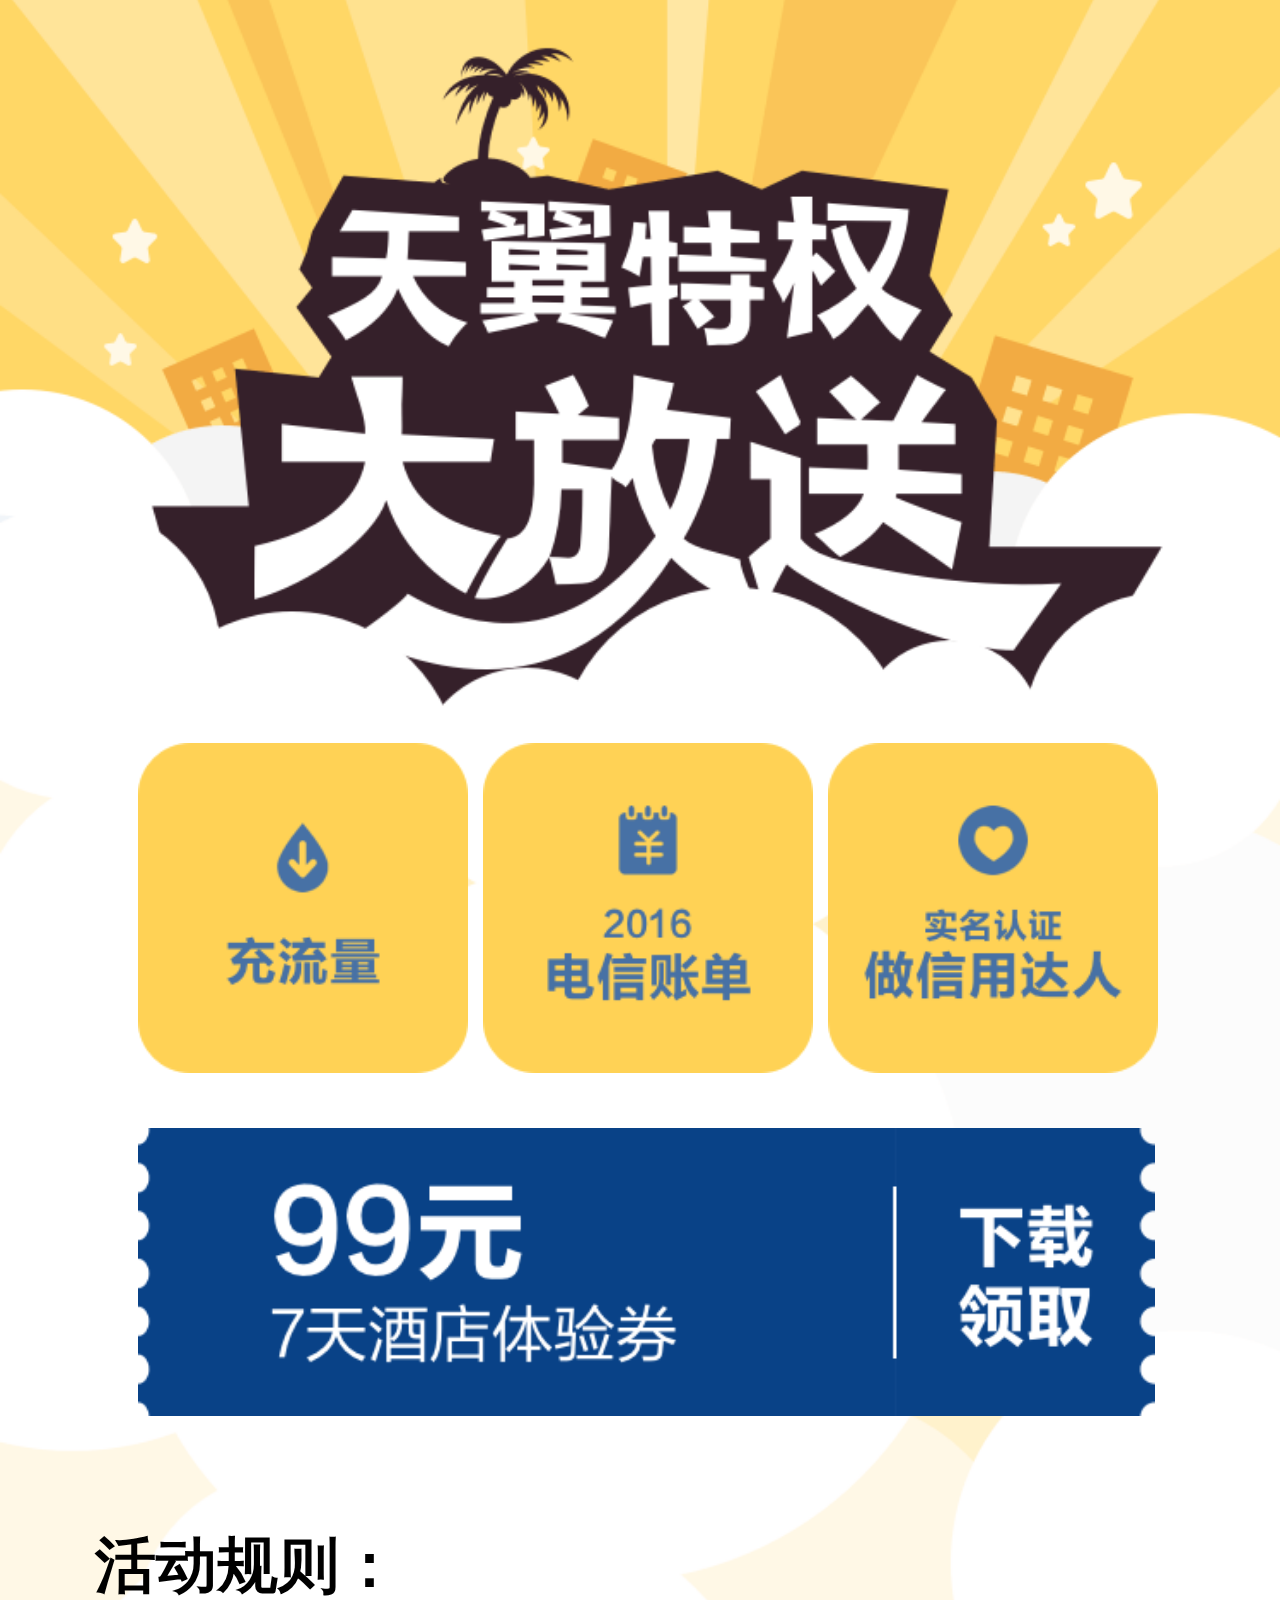
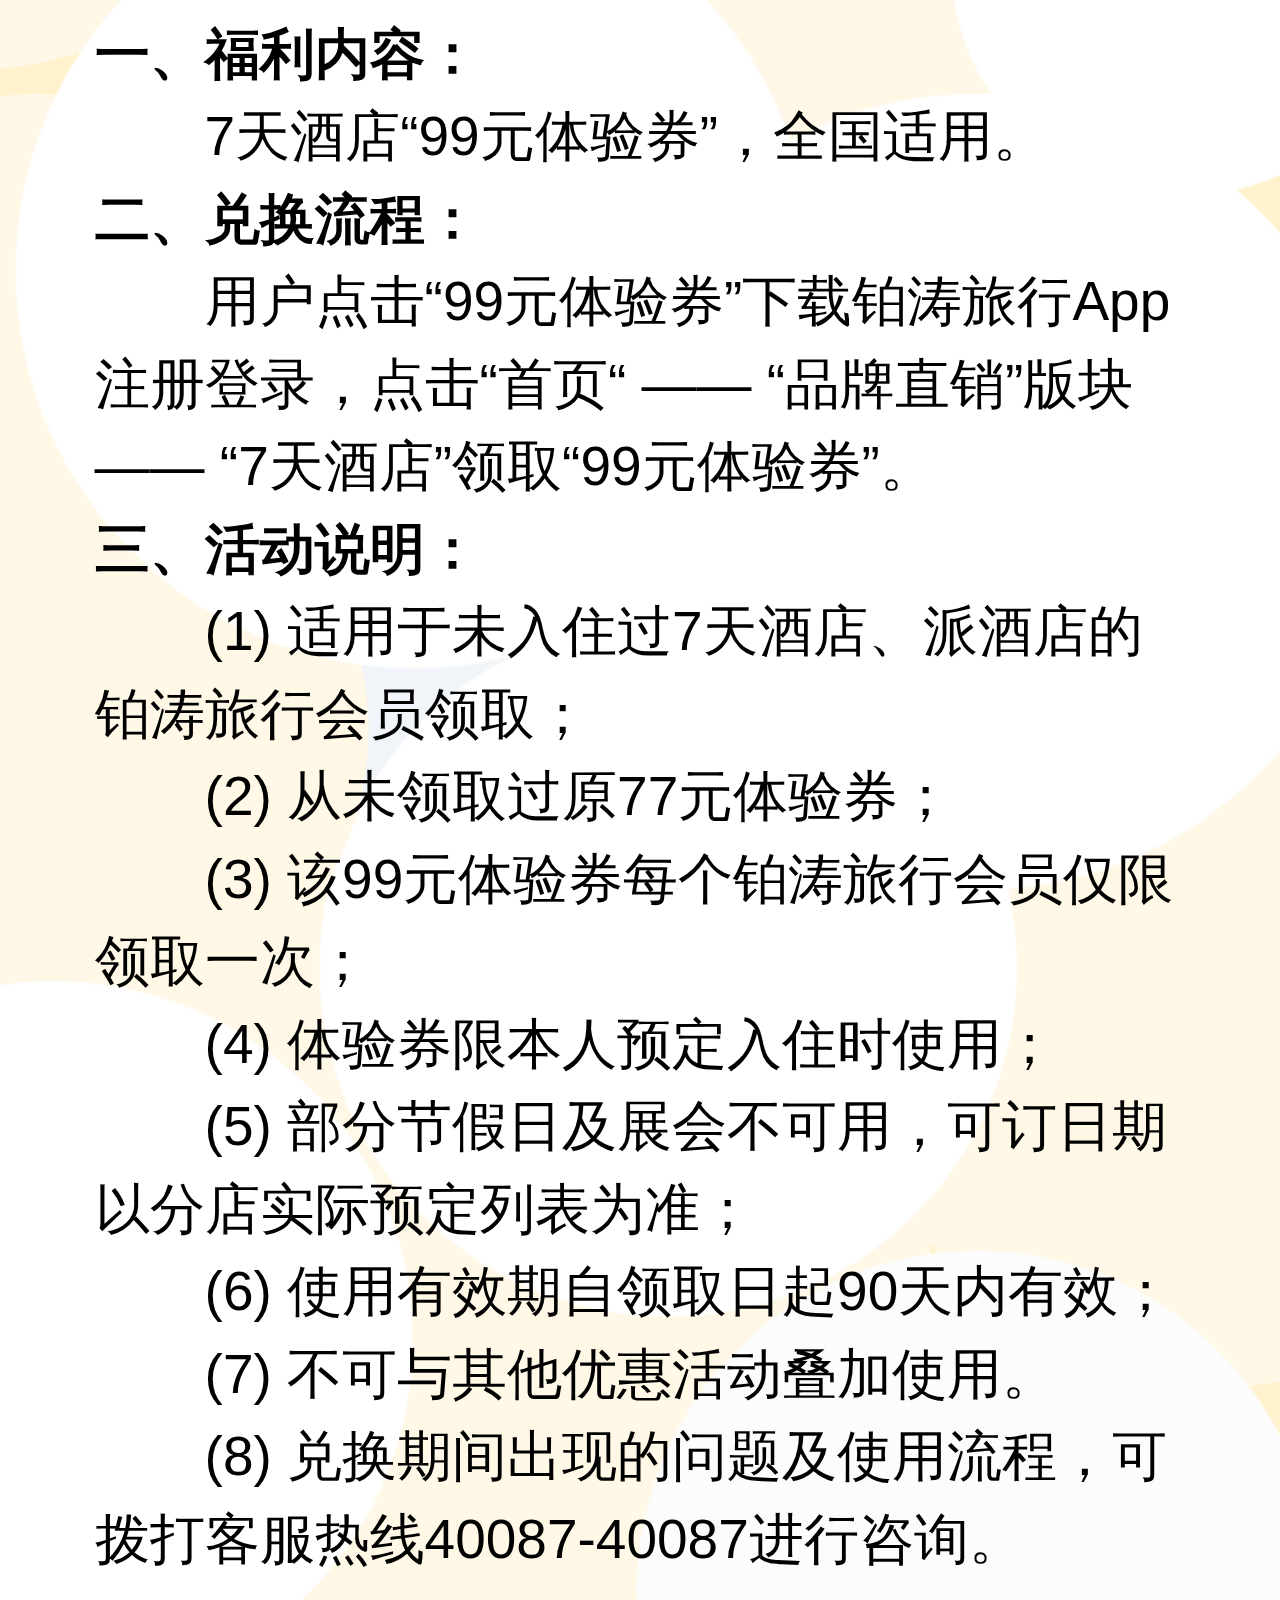
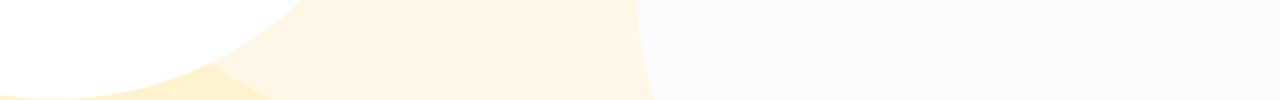
<file: ESurfingPrivilege/index.html>
<!DOCTYPE html>
<html lang="en">
<head>
    <!-- 代码一 -->
    <script type="text/javascript">
      var _uxt = _uxt || [];
	  var _ux21st = (new Date()).getTime(); 
	  (function() {
	      var ma = document.createElement('script'); 
	      ma.type = 'text/javascript'; ma.async = true;
	      ma.src = ('https:' == document.location.protocol ? 
	      'https://ux.21cn.com' : 'http://ux.21cn.com') 
	      + '/api/htmlReportRest/getJs.js?pid=1BF41086D77946638A0238690F3B7D22';
	      var s = document.getElementsByTagName('script')[0]; 
	      s.parentNode.insertBefore(ma, s);
	   })();
    </script>
    <meta charset="UTF-8">
    <meta name="viewport" content="width=device-width, initial-scale=1.0,user-scalable=no">
    <meta http-equiv="X-UA-Compatible" content="ie=edge">
    <link rel="stylesheet" href="./style.css">
    
    <title>天翼特权大放送</title>
    <!-- 代码二 -->
    <script type="text/javascript">
	   var _ux21et = (new Date()).getTime();	
    </script>
</head>
<body>
    <div class="page-wrap">
        <div class="activity-part1">
            <div class="activity-item activity-item1" id="flowBtn"></div>
            <div class="activity-item activity-item2" id="readBillBtn"></div>
            <div class="activity-item activity-item3" id="nameVerifybtn"></div>
        </div>
        <div class="activity-award" id="getTicketBtn"></div>
        <div class="activity-rules">
            <h1>活动规则：</h1>
            <h2>一、福利内容：</h2>
            <p>7天酒店“99元体验券”，全国适用。</p>
            <h2>二、兑换流程：</h2>
            <p>用户点击“99元体验券”下载铂涛旅行App注册登录，点击“首页“ —— “品牌直销”版块 —— “7天酒店”领取“99元体验券”。</p>
            <h2>三、活动说明：</h2>
            <p>(1) 适用于未入住过7天酒店、派酒店的铂涛旅行会员领取；</p>
            <p>(2) 从未领取过原77元体验券；</p>
            <p>(3) 该99元体验券每个铂涛旅行会员仅限领取一次；</p>
            <p>(4) 体验券限本人预定入住时使用；</p>
            <p>(5) 部分节假日及展会不可用，可订日期以分店实际预定列表为准；</p>
            <p>(6) 使用有效期自领取日起90天内有效；</p>
            <p>(7) 不可与其他优惠活动叠加使用。</p>
            <p>(8) 兑换期间出现的问题及使用流程，可拨打客服热线40087-40087进行咨询。</p>
        </div>
    </div>
    <script src='index.js'></script>
</body>
</html>
</file>
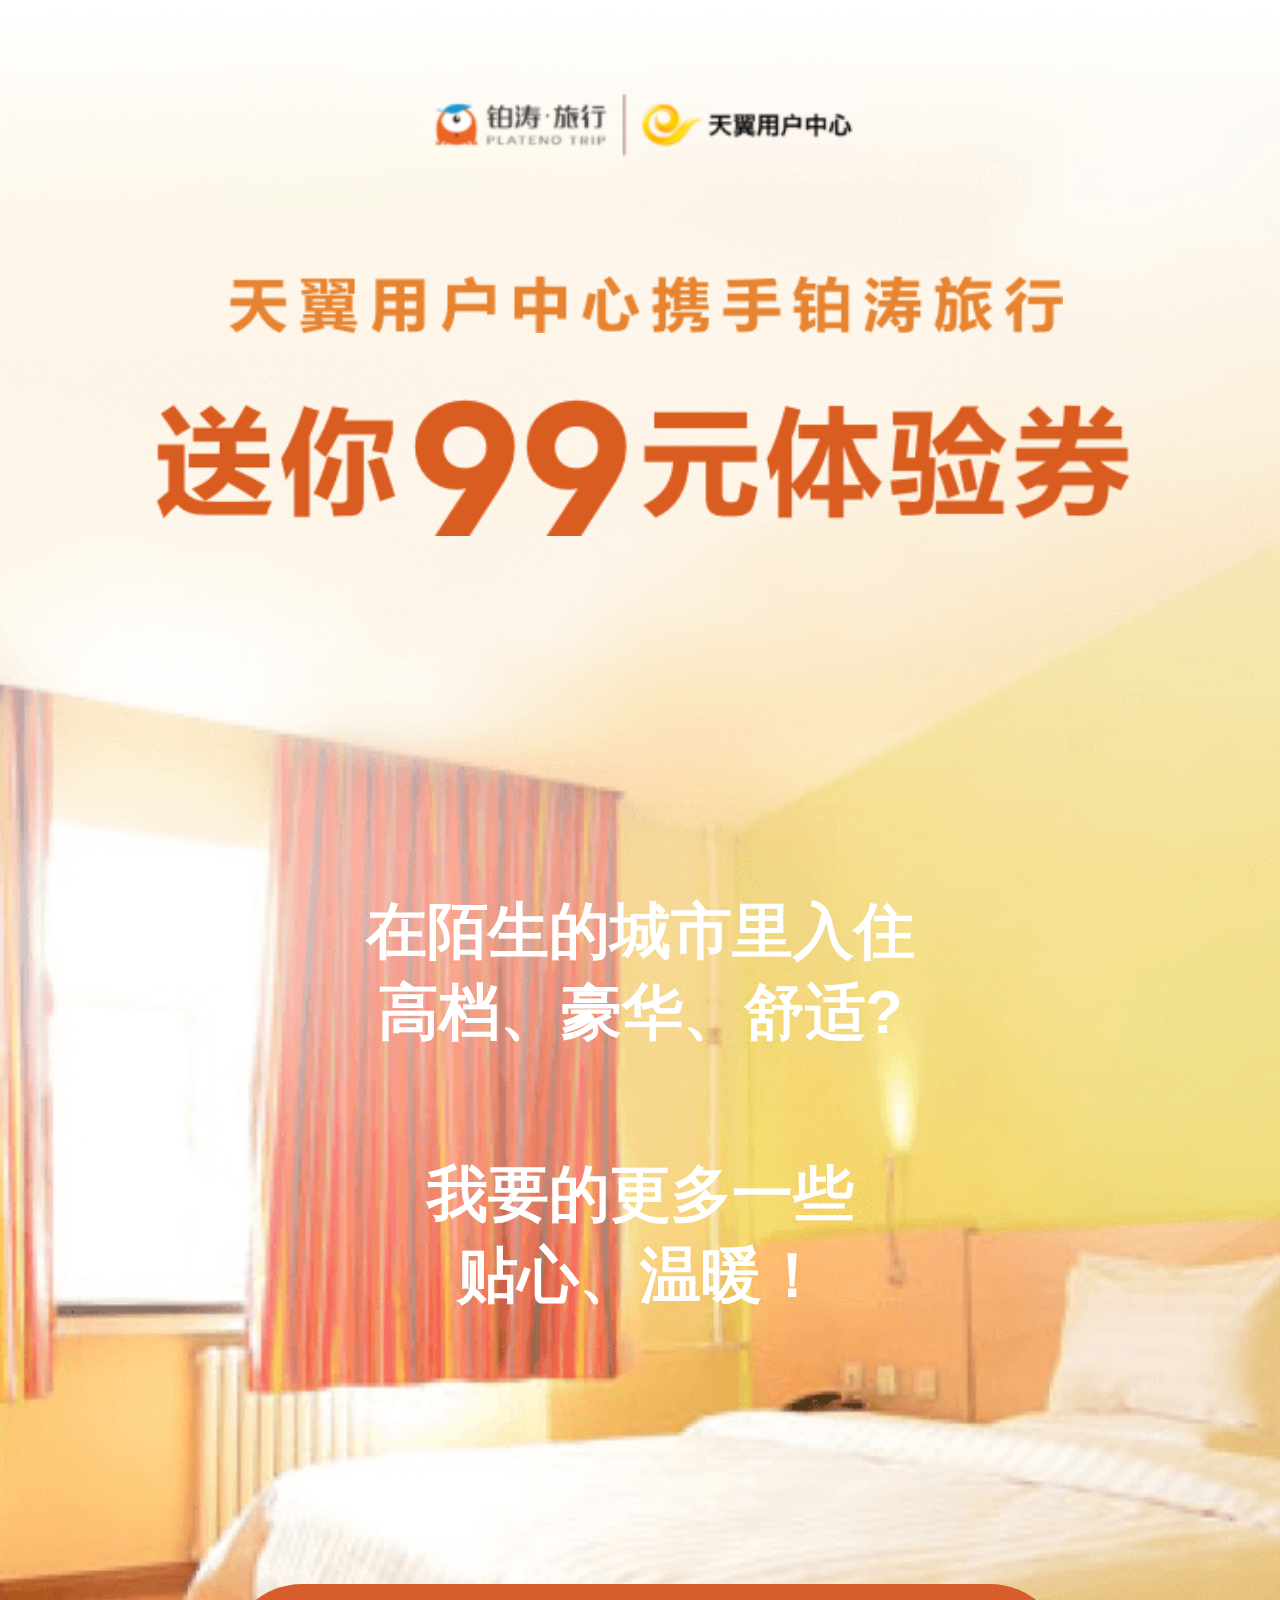
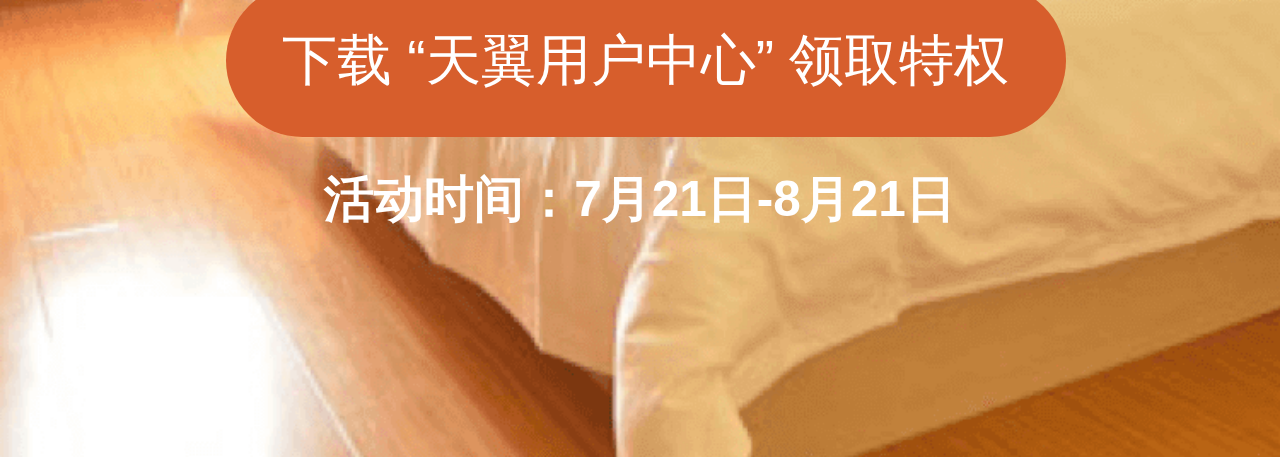
<file: EsurfingUserAppWithBoTaoTravel/index.html>
<!DOCTYPE html>
<html lang="en">
<head>
    <!-- 代码一 -->
    <script type="text/javascript">
      var _uxt = _uxt || [];
	  var _ux21st = (new Date()).getTime(); 
	  (function() {
	      var ma = document.createElement('script'); 
	      ma.type = 'text/javascript'; ma.async = true;
	      ma.src = ('https:' == document.location.protocol ? 
	      'https://ux.21cn.com' : 'http://ux.21cn.com') 
	      + '/api/htmlReportRest/getJs.js?pid=1BF41086D77946638A0238690F3B7D22';
	      var s = document.getElementsByTagName('script')[0]; 
	      s.parentNode.insertBefore(ma, s);
	   })();
    </script>
    <meta charset="UTF-8">
    <meta name="viewport" content="width=device-width, initial-scale=1.0,user-scalable=no">
    <meta http-equiv="X-UA-Compatible" content="ie=edge">
    <link rel="stylesheet" href="./style.css">
    <title>天翼用户中心携手铂涛旅行送你99元体验劵</title>
    <!-- 代码二 -->
    <script type="text/javascript">
	   var _ux21et = (new Date()).getTime();	
    </script>
</head>

<body>
    <div class="page-wrap">
        <div class="sponsor-logos"></div>
        <header class="activity-header1 section"></header>
        <header class="activity-header2 section"></header>
        <div class="activity-content1 section">
            <p>在陌生的城市里入住</p>
            <p>高档、豪华、舒适?</p>
        </div>
        <div class="activity-content2 section">
            <p>我要的更多一些</p>
            <p>贴心、温暖！</p>
        </div>
        <div class="activity-btn section" id="downloadEsurfingAppBtn">
            下载 “天翼用户中心” 领取特权
        </div>
        <div class="activity-time section">
            <p>活动时间：7月21日-8月21日</p>
        </div>
    </div>
    <script src='./index.js'></script>
</body>
</file>
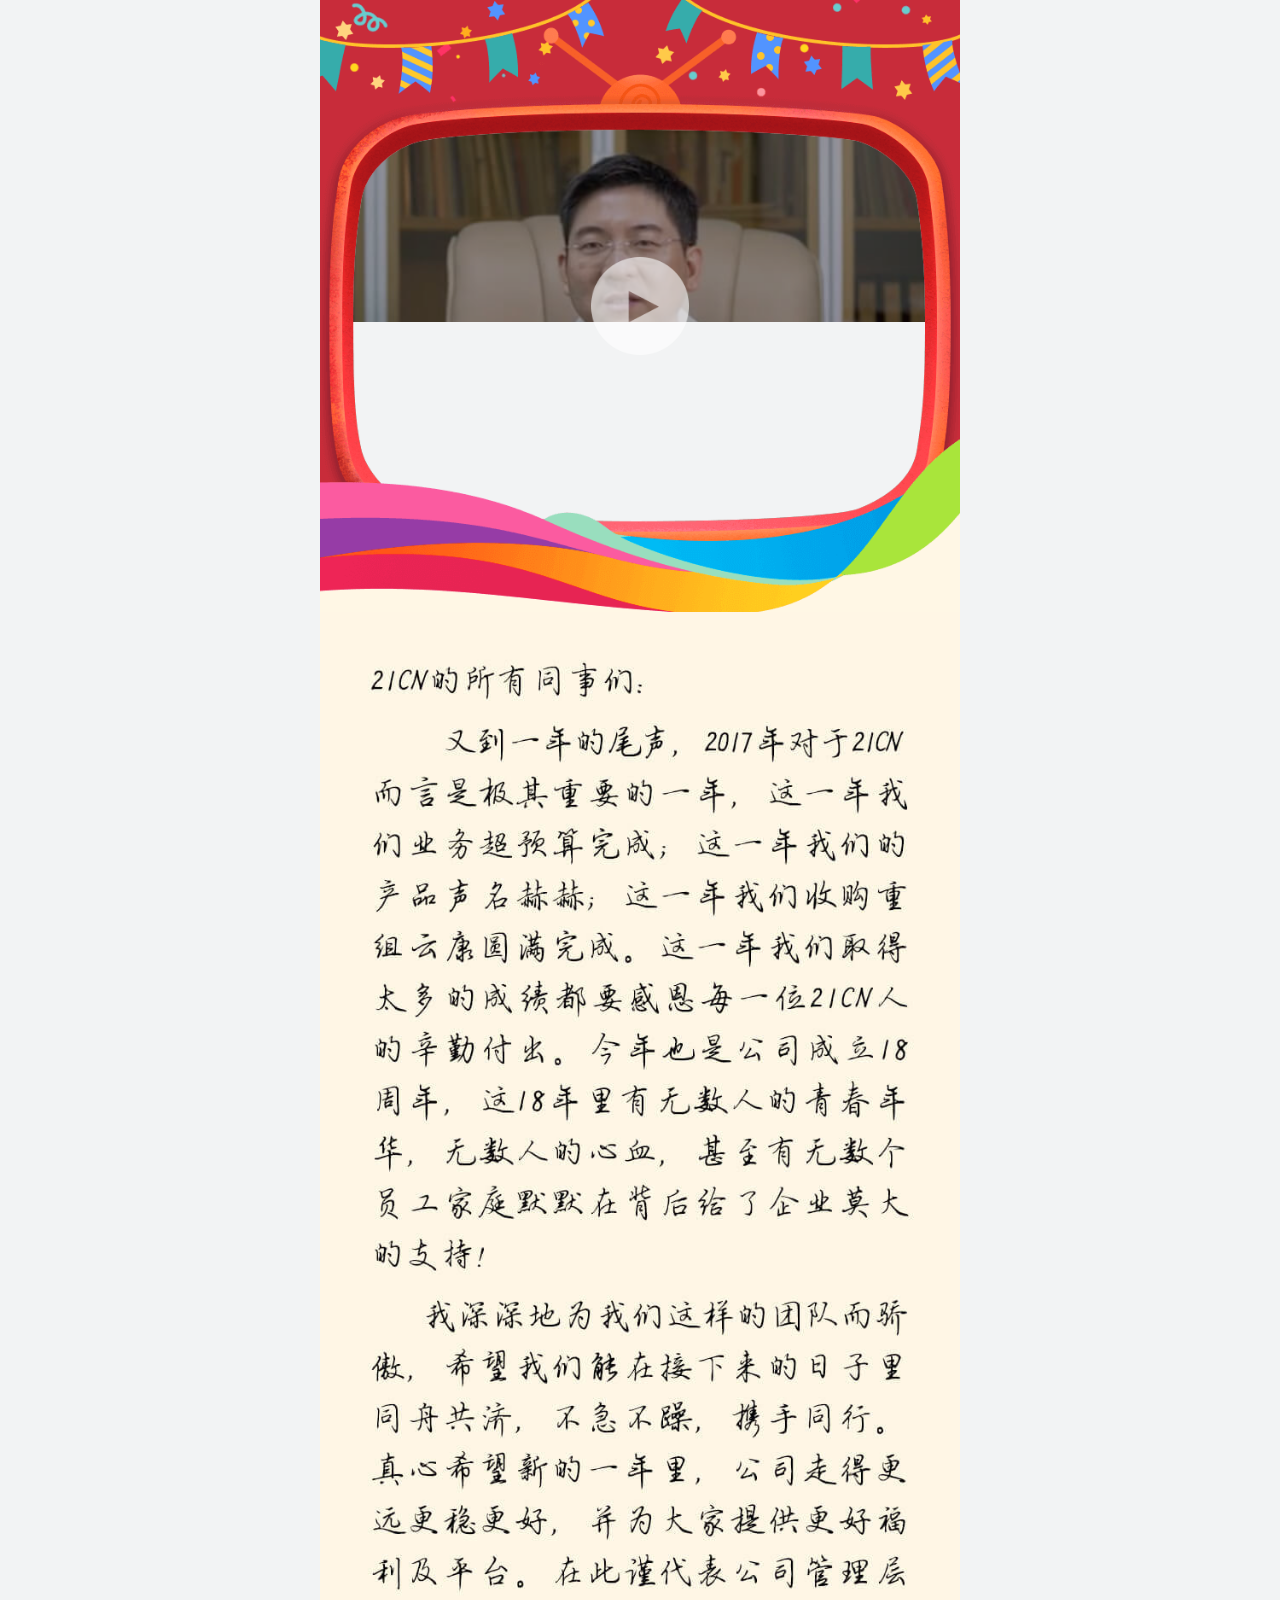
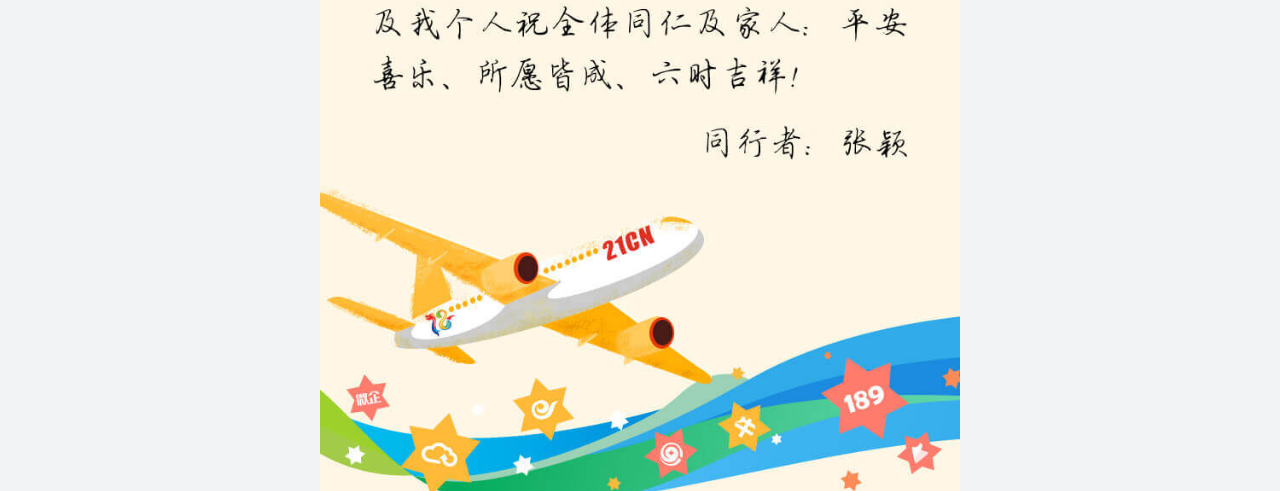
<file: newyear/index.html>
<!DOCTYPE html>
<html lang="en">
<head>
  <meta charset="utf-8">
  <meta http-equiv="x-ua-compatible" content="ie=edge">
  <title>2018年总裁新年致辞</title>
  <meta name="description" content="21CN总裁新年致辞">
  <meta name="viewport" content="user-scalable=no, initial-scale=1, maximum-scale=1, minimum-scale=1, width=device-width, height=device-height">
  <meta name="apple-touch-fullscreen" content="yes">
  <meta name="apple-mobile-web-app-capable" content="yes">
  <meta name="apple-mobile-web-app-status-bar-style" content="black">
  <!-- uc强制竖屏 -->
  <meta name="screen-orientation" content="portrait">
  <!-- UC强制全屏 -->
  <meta name="full-screen" content="yes">
  <!-- UC应用模式 -->
  <meta name="browsermode" content="application">
  <!-- QQ强制竖屏 -->
  <meta name="x5-orientation" content="portrait">
  <script src='./iphone-inline-video.min.js'></script>
  <link rel="stylesheet" href="./normalize.css">
  <style>
    html,body {padding:0; margin:0; width:100%; overflow-x:hidden; font-size:16px;user-select:none;-webkit-user-select: none;}
    div,p,h1,h2,section,ul,ol,li {margin:0; padding: 0;}
    .IIV::-webkit-media-controls-play-button,
    .IIV::-webkit-media-controls-start-playback-button {
        opacity: 0;
        pointer-events: none;
        width: 5px;
    }
    @media screen and (min-width:640px) {
      body {
        background: #f2f3f4;
      }
      .page-wrapper {
        width: 640px;
        margin: 0 auto;
      }
    }
    .page-wrapper {
      width: 100%;
      max-width: 640px;
      margin: 0 auto;
      height: 24.6rem;
      position: relative;
      padding-top: .1px;
      overflow: hidden;
    }
    .loader-wrap {
      width: 100%;
      height: 100%;
      background: #f2f3f4;
      position: absolute;
      top: 0;
      left: 0;
      z-index: 100;
    }
    .tv-wrapper {
      /* display: none; */
      width: 100%;
      height: 7.2rem;
      position: absolute;
      top: 0;
      background: url('./imgs/tv.png') no-repeat;
      background-size: 100%;
      z-index: 3;
    }
    .play-btn {
      width: 1.15rem;
      height: 1.15rem;
      background: url('./imgs/play.png') no-repeat;
      background-size: 100%;
      position: absolute;
      top: 0;
      left: 0;
      right: 0;
      bottom: 0;
      margin: auto;
      z-index: 5; 
    }
    .play-btn:active {
        background: url('./imgs/play-active.png') no-repeat;
        background-size: 100%;      
    }
    .video-wrapper {
      width: 95%;
      margin: 1.7rem auto 0;
      overflow: hidden;
      border-radius: 1rem;
      z-index: 1;
      transform: scale(1.3) translateX(-0.1rem);
      -webkit-transform: scale(1.3) translateX(-0.1rem);
    }
    #video {
      width: 100%;
      display: inline-block;
      z-index: 2;
      position: absolute;
      top: 0;
      object-position: 0 100%;
      object-fit: 'contain';
      background-color: #fff;
    }
    .video-thumb {
      width: 100%;
      height: 4rem;
      background: url('./imgs/video-thumb.jpg') no-repeat;;
      background-size: cover;
      z-index: 3;
      position: absolute;
      top: 0;
      left: 0;
    }
    .video-mask {
      width: 100%;
      height: 4rem;
      background: rgb(0,0,0);
      opacity: 0.4;
      z-index: 3;
      position: absolute;
      top: 0;
      left: 0;
    }
    .content-wrapper {
      width: 100%;
      height: 17.5rem;
      position: absolute;
      top: 7.2rem;
      background: url('./imgs/content.jpg') no-repeat;
      background-size: 100%;
      z-index: 3;      
    }
  </style>

  <script>
    // Rem
    function Rem() {
      var docEl = document.documentElement;
      var fontSize = docEl.clientWidth / 7.5;
      if (fontSize > 85) fontSize = 85;
      docEl.style.fontSize = fontSize + 'px';
    }
    window.addEventListener('resize', Rem, false);
    window.addEventListener('orientationchange', Rem, false);
    Rem();
  </script>
</head>
<body>
  <div class="page-wrapper">
    <div class="loader-wrap"></div>
    <div class="tv-wrapper">
      <div class="play-btn"></div>    
    </div>
    <div class="video-wrapper">
      <div class="video-thumb"></div>      
      <div class="video-mask"></div>
      <video src="http://vgo.21cn.com/video/2017/1229/1751/10916464/720.mp4"
        id="myvideo" width="100%" height="auto"
        x5-video-player-type="h5"
        x5-video-player-fullscreen="false"
        x5-video-orientation="portrait"
        webkit-playsinline
        playsinline x5-playsinline
        airplay="allow" x-webkit-airplay="allow"
        preload="auto">
      </video>
    </div>
    <div class="content-wrapper"></div>
  </div>

  <script>
    window.onload = function() {
      var cw = document.documentElement.clientWidth;
      var myvideo = document.querySelector('#myvideo');
      var playBtn = document.querySelector('.play-btn');
      var videoMask = document.querySelector('.video-mask');
      var videoThumb = document.querySelector('.video-thumb');

      var loaderWrap = document.querySelector('.loader-wrap');
      setTimeout(function() {
        loaderWrap.style.display = 'none';
      }, 500)

      enableInlineVideo(myvideo);

      playBtn.addEventListener('click', function(e) {
        playBtn.style.display = 'none';
        videoMask.style.display = 'none';
        videoThumb.style.display = 'none';
        myvideo.play();
      }, false);

      myvideo.addEventListener("x5videoexitfullscreen", function(){
        // alert("player exitfullscreen");
        playBtn.style.display = 'block';
        videoMask.style.display = 'block';
      })

      myvideo.addEventListener('ended', function(e) {
        // alert('video end');
      })
    }
  </script>
</body>
</html>
</file>
<file: ESurfingPrivilege/style.css>
/* using rem as the responsive solution. */
*
{
    -webkit-user-select: none;
       -moz-user-select: none;
        -ms-user-select: none;
            user-select: none;

    -webkit-touch-callout: none;
     -khtml-user-select: none;
    -webkit-tap-highlight-color: rgba(0, 0, 0, 0);
       -moz-tap-highlight-color: rgba(0, 0, 0, 0);
        -ms-tap-highlight-color: rgba(0, 0, 0, 0);
         -o-tap-highlight-color: rgba(0, 0, 0, 0);
    -webkit-text-size-adjust: 100% !important;
       -moz-text-size-adjust: 100% !important;
}
html
{
    font-family: '黑体','Microsoft YaHei','Arial','宋体',sans-serif;
    /* rem standard */
    font-size: 16px;

    width: 100%;
}
body
{
    position: relative;

    width: 100%;
    margin: 0;
    padding: 0;
}
h1,
h2,
h3,
p
{
    font-size: 1rem;

    margin: 0;
    padding: 0;
}
.page-wrap
{
    overflow: hidden;

    width: 100%;
    height: 60rem;

    background: url('../imgs/page1/background.png') no-repeat;
    background-position: 0 -3.5rem;
    background-size: 100%;
}

.activity-part1
{
    position: absolute;
    top: 13.5rem;
    left: 2.5rem;

    box-sizing: border-box;
    height: 6rem;
}
.activity-item
{
    display: inline-block;

    width: 6rem;
    height: 6rem;
}
.activity-item1
{
    background: url('../imgs/page1/buy-flow.png') no-repeat;
    background-size: cover;
}
.activity-item2
{
    background: url('../imgs/page1/tel-bill.png') no-repeat;
    background-size: cover;
}
.activity-item3
{
    background: url('../imgs/page1/id-verify.png') no-repeat;
    background-size: cover;
}
.activity-award
{
    position: absolute;
    top: 20.5rem;
    left: 2.5rem;

    display: block;

    width: 18.5rem;
    height: 5.25rem;

    background: url('../imgs/page1/activity-award.png') no-repeat;
    background-size: 100%;
}

.activity-rules
{
    line-height: 1.5rem;

    position: absolute;
    top: 27.62rem;

    box-sizing: border-box;
    width: 23.4rem;
    padding: 0 1.72rem;
}
.activity-rules h1
{
    font-size: 1.1rem;
    line-height: 1.7rem;
}
.activity-rules p
{
    font-weight: 300;

    text-indent: 2rem;
}
</file>
<file: EsurfingUserAppWithBoTaoTravel/style.css>
*
{
    box-sizing: border-box;

    -webkit-user-select: none;
       -moz-user-select: none;
        -ms-user-select: none;
            user-select: none;

    -webkit-touch-callout: none;
     -khtml-user-select: none;
    -webkit-tap-highlight-color: rgba(0, 0, 0, 0);
       -moz-tap-highlight-color: rgba(0, 0, 0, 0);
        -ms-tap-highlight-color: rgba(0, 0, 0, 0);
         -o-tap-highlight-color: rgba(0, 0, 0, 0);
    -webkit-text-size-adjust: 100% !important;
       -moz-text-size-adjust: 100% !important;
}
html
{
    font-family: '黑体','Microsoft YaHei','Arial','宋体',sans-serif;
    /* rem standard */
    font-size: 16px;

    width: 100%;
}
body
{
    position: relative;

    width: 100%;
    margin: 0;
    padding: 0;
}
h1,
h2,
h3,
p
{
    font-size: 1rem;

    margin: 0;
    padding: 0;
}
a,
a:visited,
a:active
{
    text-decoration: none;
}
.page-wrap
{
    position: relative;

    overflow: hidden;

    width: 100%;
    height: 37.69rem;

    background: url('../imgs/page2/background.png') no-repeat;
    background-position: 0 -4rem;
    background-size: cover;
}
.sponsor-logos
{
    position: absolute;
    top: 1.5rem;

    width: 100%;
    height: 1.5rem;

    background: url('../imgs/page2/sponsor-logo.png') no-repeat;
    background-position: center;
    background-size: 8rem;
}
.section
{
    width: 100%;

    text-align: center;
}
.activity-header1
{
    position: absolute;
    top: 5rem;

    height: 1.06rem;

    background: url('../imgs/page2/header1.png') no-repeat;
    background-position: 4.16rem;
    background-size: 15.16rem;
}
.activity-header2
{
    position: absolute;
    top: 7.25rem;

    height: 2.5rem;

    background: url('../imgs/page2/header2.png') no-repeat;
    background-position: 2.84rem;
    background-size: 17.7rem;
}
.activity-content1
{
    position: absolute;
    top: 16.22rem;

    width: 100%;

    text-align: center;
}
.activity-content1 p
{
    font-size: 1.1rem;
    font-weight: 600;

    color: #fff;
}
.activity-content2
{
    position: absolute;
    top: 21rem;

    width: 100%;

    text-align: center;
}
.activity-content2 p
{
    font-size: 1.1rem;
    font-weight: 600;

    color: #fff;
}


.activity-btn
{
    line-height: 2.78rem;

    position: absolute;
    top: 28.8rem;
    left: 4.1rem;

    display: block;

    width: 15.28rem;
    height: 2.78rem;

    text-align: center;

    color: #fff;
    border-radius: 2rem;
    background: #d75e2c;
}
.activity-time
{
    position: absolute;
    top: 32.1rem;

    width: 100%;
}
.activity-time p
{
    font-size: .9rem;
    font-weight: bold;

    text-align: center;

    color: #fff;
}
</file>
